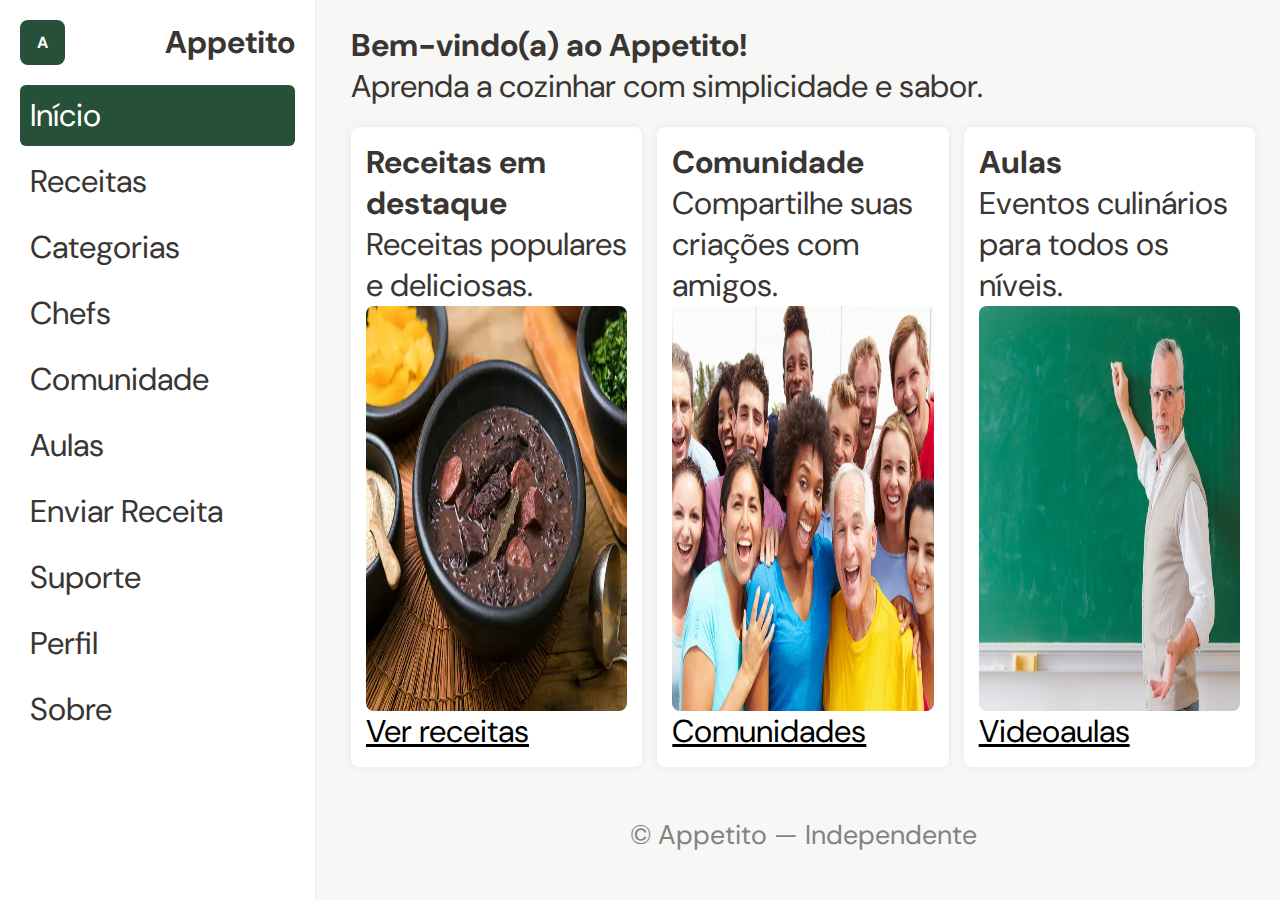
<file: index.html>
<!doctype html>
<html lang="pt-BR">
<head>
  <meta charset="utf-8">
  <meta name="viewport" content="width=device-width,initial-scale=1">
  <title>Appetito — Início</title>
  <link rel="stylesheet" href="assets/css/style.css?v=2">
  <link href="https://fonts.googleapis.com/css2?family=DM+Sans:wght@400;700&family=Public+Sans:wght@400;700&display=swap" rel="stylesheet">
</head>
<body>
<div class="app">

  <aside class="sidebar">
    <div class="brand">
      <div class="logo">A</div>
      <div>
        <h1 class="site-title">Appetito</h1>
      </div>
    </div>

    <nav class="nav">
      <a href="index.html" class="active">Início</a>
      <a href="recipes.html">Receitas</a>
      <a href="categories.html">Categorias</a>
      <a href="chefs.html">Chefs</a>
      <a href="community.html">Comunidade</a>
      <a href="events.html">Aulas</a>
      <a href="submit.html">Enviar Receita</a>
      <a href="support.html">Suporte</a>
      <a href="profile.html">Perfil</a>
      <a href="about.html">Sobre</a>
    </nav>
  </aside>

  
  <main class="main">
    <div class="topbar">
      <button id="menu-btn">≡</button>
      <h2>Appetito</h2>
    </div>

    <section>
      <h2>Bem-vindo(a) ao Appetito!</h2>
      <p class="kv">Aprenda a cozinhar com simplicidade e sabor.</p>

      <div class="grid" style="margin-top:20px">
        <div class="card">
          <h3>Receitas em destaque</h3>
          <p>Receitas populares e deliciosas.</p>
          <div class="recipe-thumb"><img src="imgs/feijoada.webp" class="imgscard"></div>
          <a class="btn" href="recipes.html">Ver receitas</a>
        </div>

        <div class="card">
          <h3>Comunidade</h3>
          <p>Compartilhe suas criações com amigos.</p>
          <div class="recipe-thumb"><img src="imgs/comunidade.webp" class="imgscard"></div>
          <a class="btn" href="community.html">Comunidades</a>
        </div>

        <div class="card">
          <h3>Aulas</h3>
          <p>Eventos culinários para todos os níveis.</p>
          <div class="recipe-thumb"><img src="imgs/professor.jpg" class="imgscard"></div>
          <a class="btn" href="events.html">Videoaulas</a>
        </div>
      </div>
    </section>

    <footer class="footer">© Appetito — Independente</footer>
  </main>
</div>

<script src="assets/js/main.js?v=2"></script>
</body>
</html>
</file>
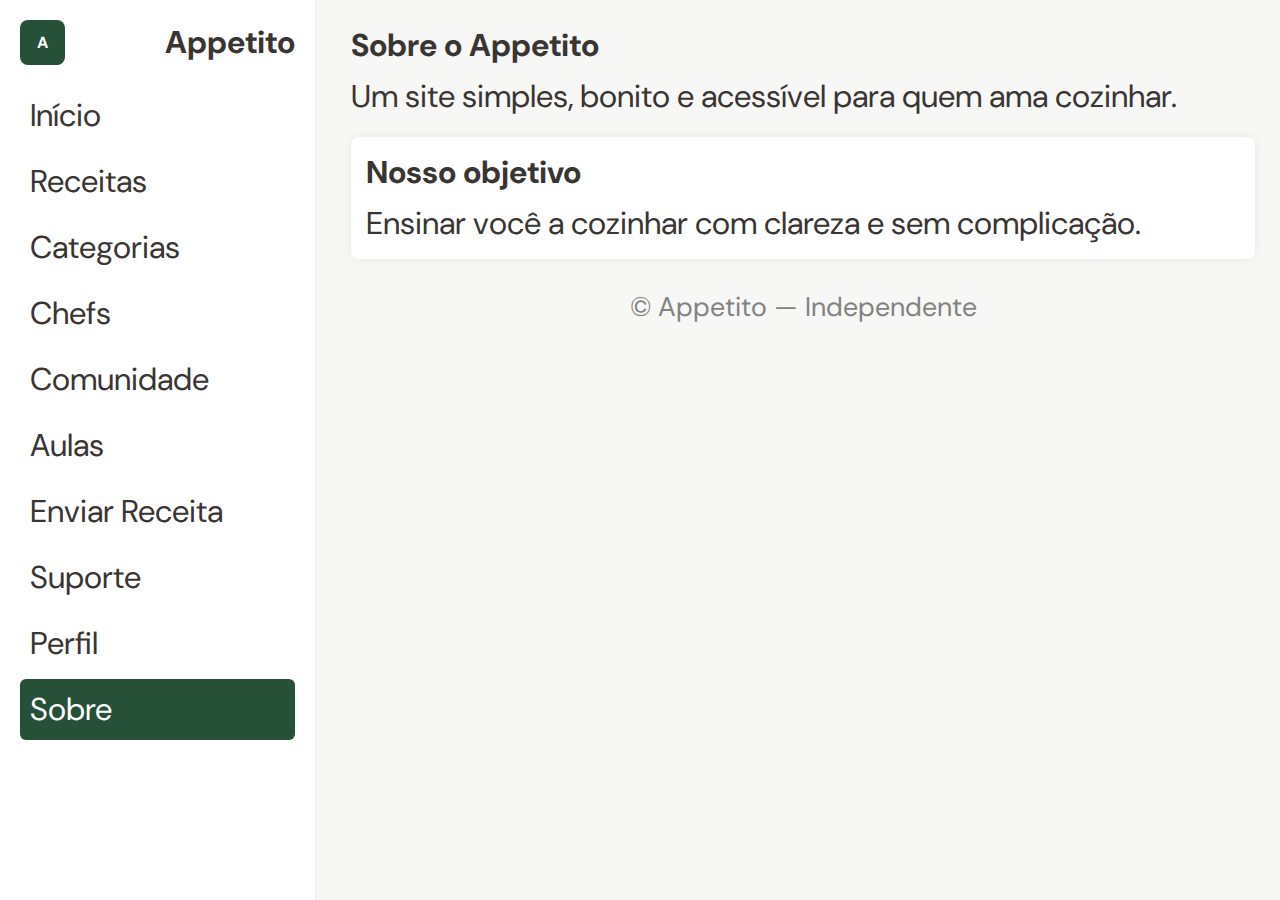
<file: about.html>
<!doctype html>
<html lang="pt-BR">
<head>
  <meta charset="utf-8">
  <meta name="viewport" content="width=device-width,initial-scale=1">
  <title>Sobre — Appetito</title>
  <link rel="stylesheet" href="assets/css/style.css">
  <link href="https://fonts.googleapis.com/css2?family=DM+Sans:wght@400;700&family=Public+Sans:wght@400;700&display=swap" rel="stylesheet">
</head>
<body>
<div class="app">
  
  <aside class="sidebar">
    <div class="brand"><div class="logo">A</div><h1 class="site-title">Appetito</h1></div>
    <nav class="nav">
      <a href="index.html">Início</a>
      <a href="recipes.html">Receitas</a>
      <a href="categories.html">Categorias</a>
      <a href="chefs.html">Chefs</a>
      <a href="community.html">Comunidade</a>
      <a href="events.html">Aulas</a>
      <a href="submit.html">Enviar Receita</a>
      <a href="support.html">Suporte</a>
      <a href="profile.html">Perfil</a>
      <a class="active" href="about.html">Sobre</a>
    </nav>
  </aside>
  

  <main class="main">
    <div class="topbar"><button id="menu-btn">≡</button><h2>Sobre</h2></div>

    <h2>Sobre o Appetito</h2>
    <p class="kv" style="margin-top:10px">
      Um site simples, bonito e acessível para quem ama cozinhar.
    </p>

    <div class="card" style="margin-top:20px">
      <h3>Nosso objetivo</h3>
      <p class="kv" style="margin-top:10px">
        Ensinar você a cozinhar com clareza e sem complicação.
      </p>
    </div>

    <footer class="footer">© Appetito — Independente</footer>
  </main>

</div>
<script src="assets/js/main.js"></script>
</body>
</html>
</file>
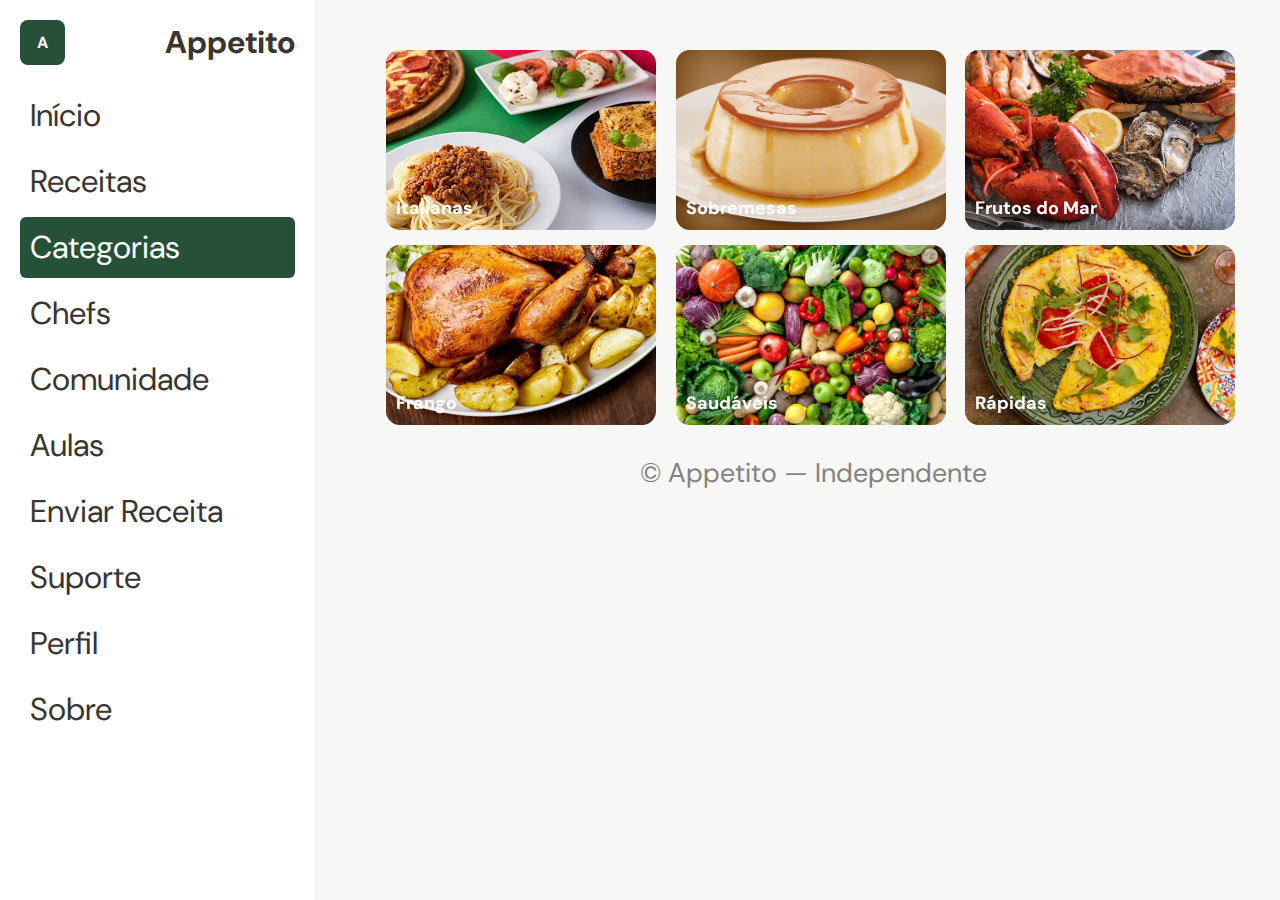
<file: categories.html>
<!doctype html>
<html lang="pt-BR">
<head>
  <meta charset="utf-8">
  <meta name="viewport" content="width=device-width,initial-scale=1">
  <title>Categorias — Appetito</title>
  <link rel="stylesheet" href="assets/css/style.css">
  <link href="https://fonts.googleapis.com/css2?family=DM+Sans:wght@400;700&family=Public+Sans:wght@400;700&display=swap" rel="stylesheet">
</head>
<body>
<div class="app">
  
  <aside class="sidebar">
    <div class="brand"><div class="logo">A</div><h1 class="site-title">Appetito</h1></div>
    <nav class="nav">
      <a href="index.html">Início</a>
      <a href="recipes.html">Receitas</a>
      <a class="active" href="categories.html">Categorias</a>
      <a href="chefs.html">Chefs</a>
      <a href="community.html">Comunidade</a>
      <a href="events.html">Aulas</a>
      <a href="submit.html">Enviar Receita</a>
      <a href="support.html">Suporte</a>
      <a href="profile.html">Perfil</a>
      <a href="about.html">Sobre</a>
    </nav>
  </aside>

    <main class="main">
    <div class="topbar">
      <button id="menu-btn">≡</button>
      <h2>Appetito</h2>
    </div>

    
    <main class="main" style="width: 100%;">
      <div style="width: 100%; justify-content: space-between;" class="categoriasdiv">
<a class="cat-card" style="background-image: url('imgs/italia.jpg')" href="recipes.html?cat=italian">
  <span>Italianas</span>
</a>
<a class="cat-card" style="background-image: url('imgs/sobremesas.jpg')" href="recipes.html?cat=dessert">
  <span>Sobremesas</span>
</a>
<a class="cat-card" style="background-image: url('imgs/mar.webp')" href="recipes.html?cat=seafood">
  <span>Frutos do Mar</span>
</a>
<a class="cat-card" style="background-image: url('imgs/frango.jpg')" href="recipes.html?cat=chicken">
  <span>Frango</span>
</a>
<a class="cat-card" style="background-image: url('imgs/saudaveis.jpg')" href="recipes.html?cat=healthy">
  <span>Saudáveis</span>
</a>
<a class="cat-card" style="background-image: url('imgs/rapidas.jpg')" href="recipes.html?cat=fast">
  <span>Rápidas</span>
</a>
</div>
<footer class="footer">© Appetito — Independente</footer>
</main>
 

</div>
<script src="assets/js/main.js"></script>
</body>
</html>
</file>
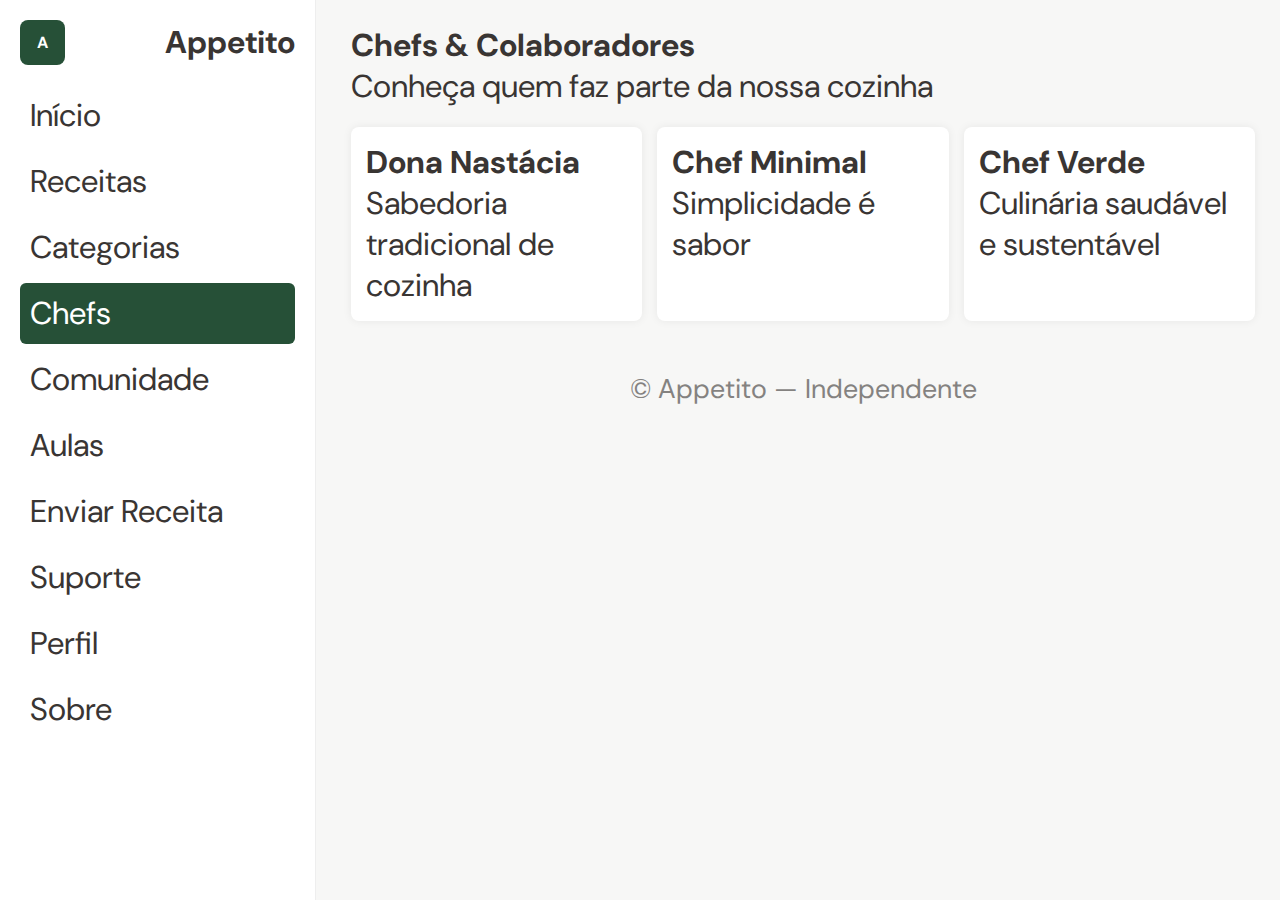
<file: chefs.html>
<!doctype html>
<html lang="pt-BR">
<head>
  <meta charset="utf-8">
  <meta name="viewport" content="width=device-width,initial-scale=1">
  <title>Chefs — Appetito</title>
  <link rel="stylesheet" href="assets/css/style.css">
  <link href="https://fonts.googleapis.com/css2?family=DM+Sans:wght@400;700&family=Public+Sans:wght@400;700&display=swap" rel="stylesheet">
</head>
<body>
<div class="app">
  
  <aside class="sidebar">
    <div class="brand"><div class="logo">A</div><h1 class="site-title">Appetito</h1></div>
    <nav class="nav">
      <a href="index.html">Início</a>
      <a href="recipes.html">Receitas</a>
      <a href="categories.html">Categorias</a>
      <a class="active" href="chefs.html">Chefs</a>
      <a href="community.html">Comunidade</a>
      <a href="events.html">Aulas</a>
      <a href="submit.html">Enviar Receita</a>
      <a href="support.html">Suporte</a>
      <a href="profile.html">Perfil</a>
      <a href="about.html">Sobre</a>
    </nav>
  </aside>

  <main class="main">
    <div class="topbar"><button id="menu-btn">≡</button><h2>Chefs</h2></div>

    <h2>Chefs & Colaboradores</h2>
    <p class="kv">Conheça quem faz parte da nossa cozinha</p>

    <div class="grid" style="margin-top:20px">
      <div class="card">
        <h3>Dona Nastácia</h3>
        <p class="kv">Sabedoria tradicional de cozinha</p>
      </div>
      <div class="card">
        <h3>Chef Minimal</h3>
        <p class="kv">Simplicidade é sabor</p>
      </div>
      <div class="card">
        <h3>Chef Verde</h3>
        <p class="kv">Culinária saudável e sustentável</p>
      </div>
    </div>

    <footer class="footer">© Appetito — Independente</footer>
  </main>

</div>
<script src="assets/js/main.js"></script>
</body>
</html>
</file>
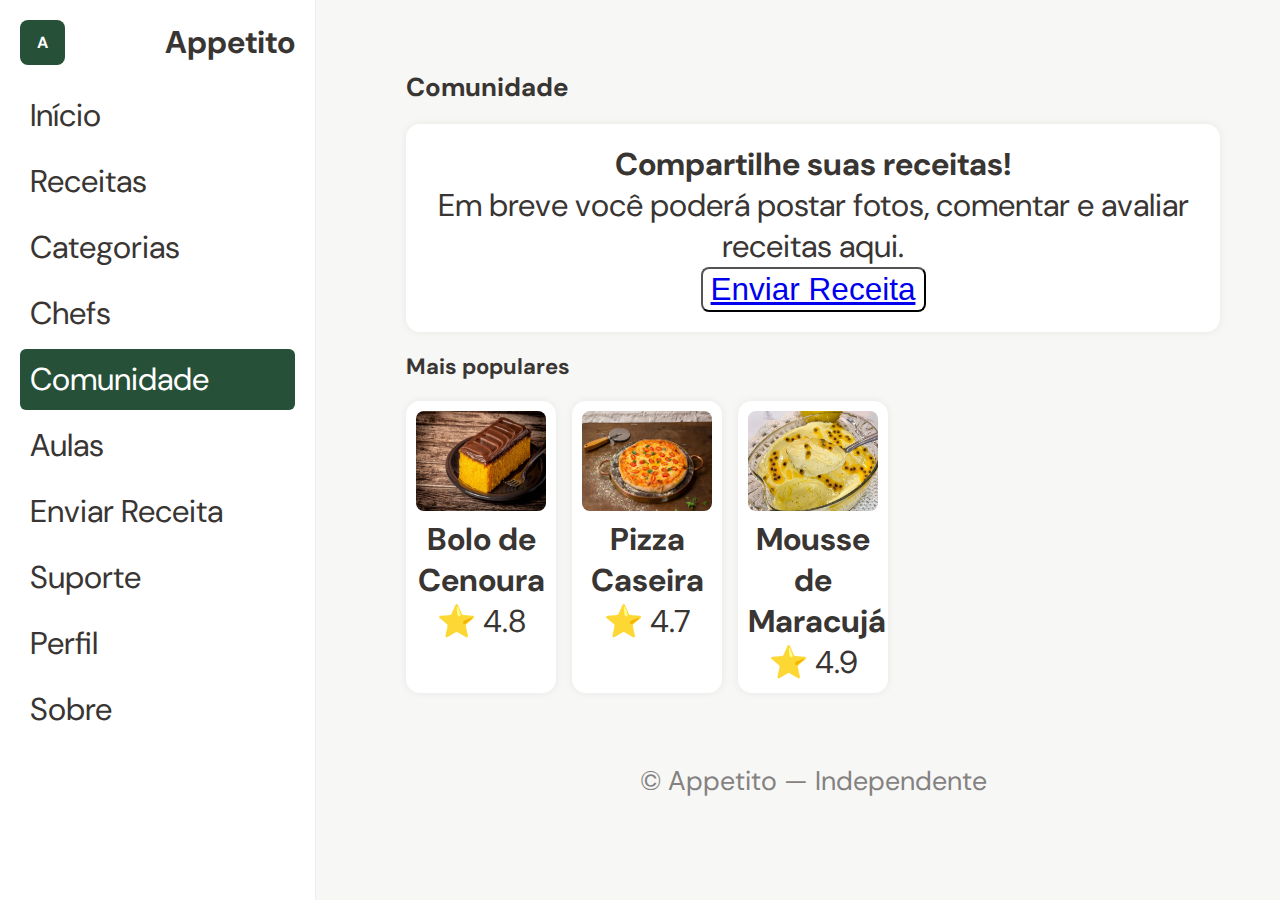
<file: community.html>
<!doctype html>
<html lang="pt-BR">
<head>
  <meta charset="utf-8">
  <meta name="viewport" content="width=device-width,initial-scale=1">
  <title>Comunidade — Appetito</title>
  <link rel="stylesheet" href="assets/css/style.css">
  <link href="https://fonts.googleapis.com/css2?family=DM+Sans:wght@400;700&family=Public+Sans:wght@400;700&display=swap" rel="stylesheet">
</head>
<body>
<div class="app">

  <aside class="sidebar">
    <div class="brand"><div class="logo">A</div><h1 class="site-title">Appetito</h1></div>
    <nav class="nav">
      <a href="index.html">Início</a>
      <a href="recipes.html">Receitas</a>
      <a href="categories.html">Categorias</a>
      <a href="chefs.html">Chefs</a>
      <a class="active" href="community.html">Comunidade</a>
      <a href="events.html">Aulas</a>
      <a href="submit.html">Enviar Receita</a>
      <a href="support.html">Suporte</a>
      <a href="profile.html">Perfil</a>
      <a href="about.html">Sobre</a>
    </nav>
  </aside>
    <main class="main">
    <div class="topbar">
      <button id="menu-btn">≡</button>
      <h2>Appetito</h2>
    </div>

  <main class="main">
  <h2 class="title">Comunidade</h2>
  <div class="community-box">
    <h3>Compartilhe suas receitas!</h3>
    <p>Em breve você poderá postar fotos, comentar e avaliar receitas aqui.</p>
    <button class="btn"><a href="submit.html">Enviar Receita</a></button>
  </div>
  <h3 class="section">Mais populares</h3>
  <div class="posts-grid">
    <div class="post-card">
      <div class="img"><img class="avaliacoes" src="imgs/bolodecenoura.jpg"></div>
      <h4 >Bolo de Cenoura</h4>
      <span class="estrela">⭐ 4.8</span>
    </div>
    <div class="post-card">
      <div class="img"><img class="avaliacoes" src="imgs/pizzacaseira.webp"></div>
      <h4>Pizza Caseira</h4>
      <span class="estrela">⭐ 4.7</span>
    </div>
    <div class="post-card">
      <div class="img"><img class="avaliacoes" src="imgs/mousse.jpeg"></div>
      <h4>Mousse de Maracujá</h4>
      <span class="estrela">⭐ 4.9</span>
    </div>
  </div>
      <footer class="footer">© Appetito — Independente</footer>

</main>


</div>
<script src="assets/js/main.js"></script>
</body>
</html>
</file>
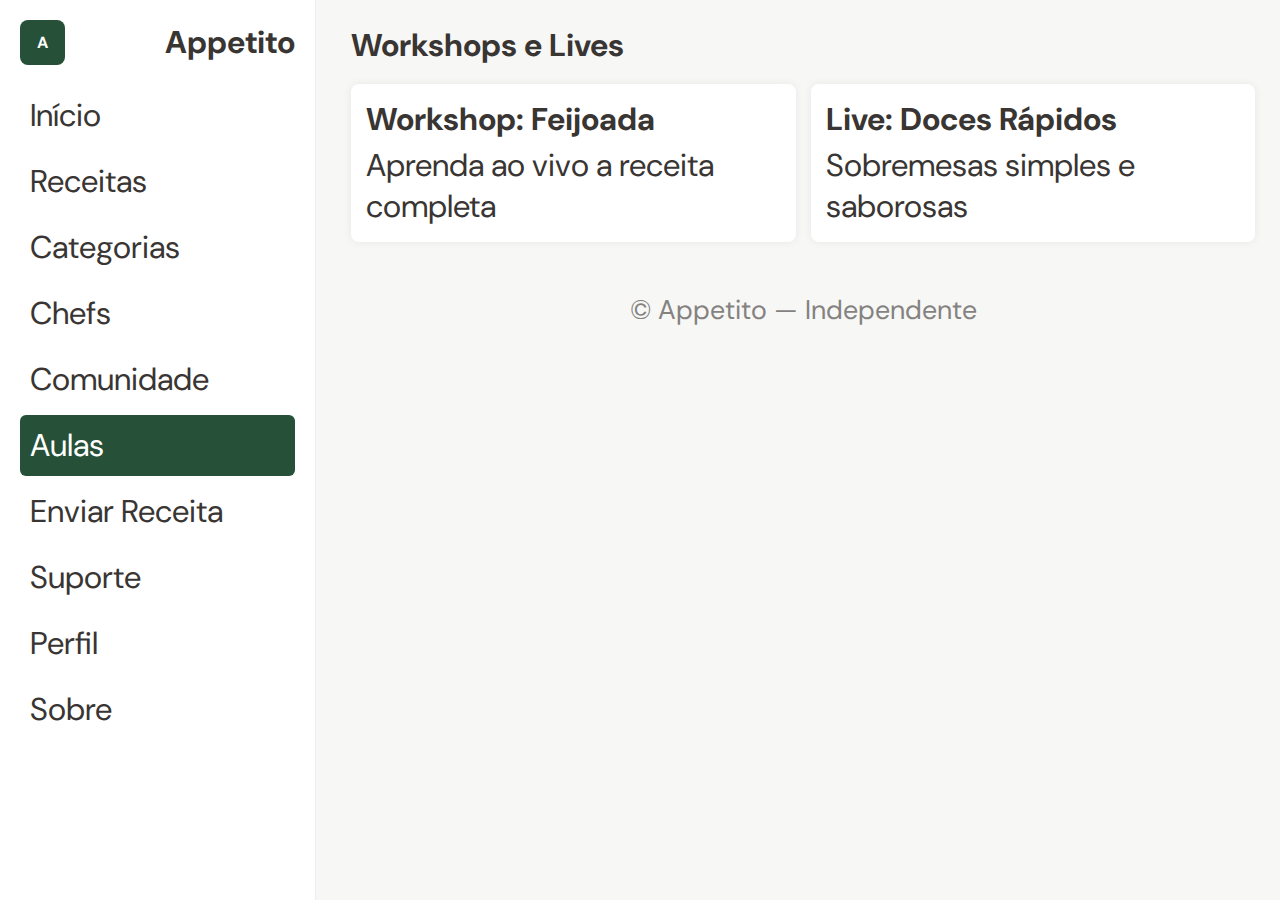
<file: events.html>
<!doctype html>
<html lang="pt-BR">
<head>
  <meta charset="utf-8">
  <meta name="viewport" content="width=device-width,initial-scale=1">
  <title>Aulas — Appetito</title>
  <link rel="stylesheet" href="assets/css/style.css">
  <link href="https://fonts.googleapis.com/css2?family=DM+Sans:wght@400;700&family=Public+Sans:wght@400;700&display=swap" rel="stylesheet">
</head>
<body>
<div class="app">

  <aside class="sidebar">
  <div class="brand"><div class="logo">A</div><h1 class="site-title">Appetito</h1></div>
    <nav class="nav">
      <a href="index.html">Início</a>
      <a href="recipes.html">Receitas</a>
      <a href="categories.html">Categorias</a>
      <a href="chefs.html">Chefs</a>
      <a href="community.html">Comunidade</a>
      <a class="active" href="events.html">Aulas</a>
      <a href="submit.html">Enviar Receita</a>
      <a href="support.html">Suporte</a>
      <a href="profile.html">Perfil</a>
      <a href="about.html">Sobre</a>
    </nav>
  </aside>

  <main class="main">
    <div class="topbar"><button id="menu-btn">≡</button><h2>Aulas</h2></div>

    <h2>Workshops e Lives</h2>

    <div class="grid" style="margin-top:18px">
      <div class="card">
        <h3>Workshop: Feijoada</h3>
        <p class="kv" style="margin-top:5px">Aprenda ao vivo a receita completa</p>
      </div>
      <div class="card">
        <h3>Live: Doces Rápidos</h3>
        <p class="kv" style="margin-top:5px">Sobremesas simples e saborosas</p>
      </div>
    </div>

    <footer class="footer">© Appetito — Independente</footer>

  </main>
</div>
<script src="assets/js/main.js"></script>
</body>
</html>
</file>
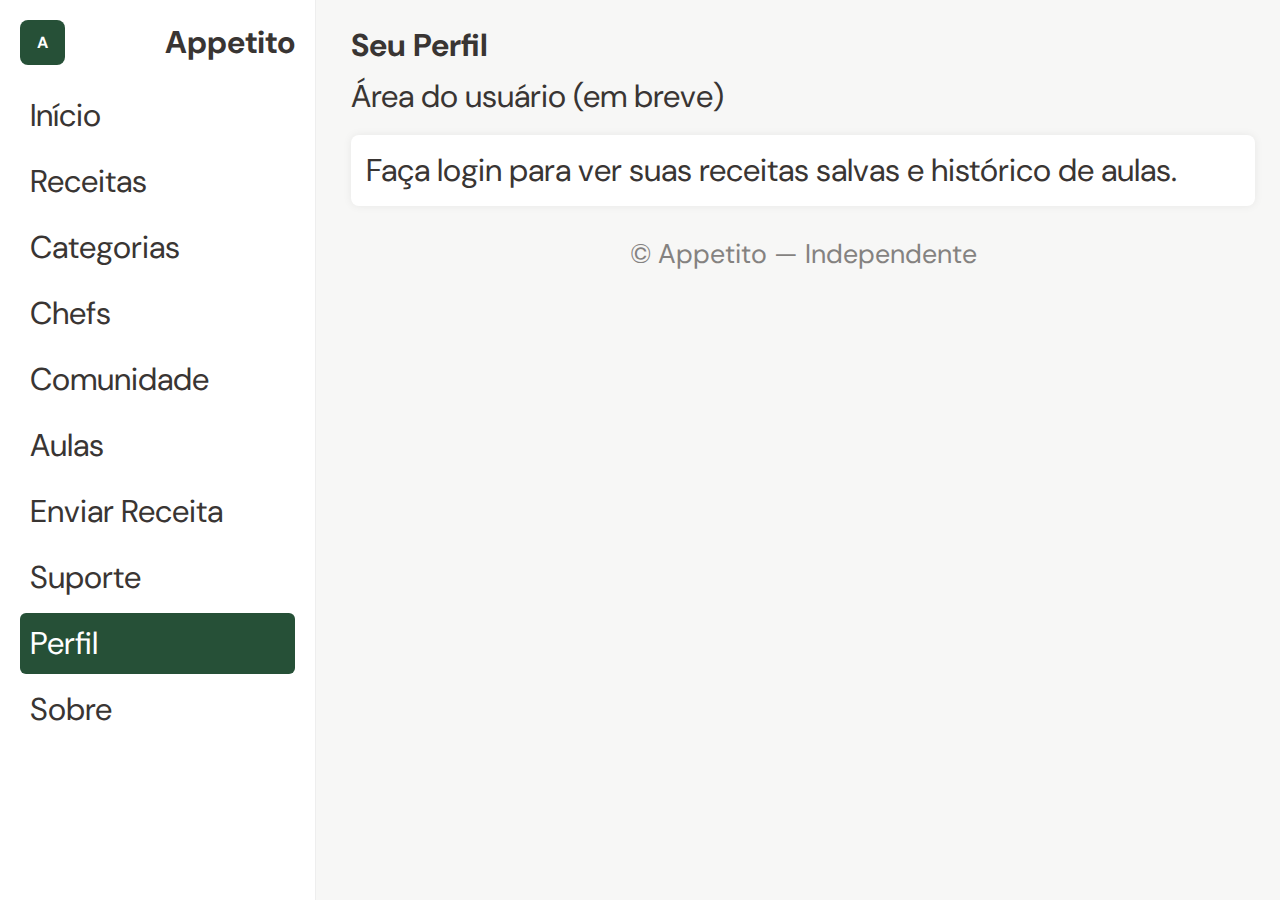
<file: profile.html>
<!doctype html>
<html lang="pt-BR">
<head>
  <meta charset="utf-8">
  <meta name="viewport" content="width=device-width,initial-scale=1">
  <title>Perfil — Appetito</title>
  <link rel="stylesheet" href="assets/css/style.css">
  <link href="https://fonts.googleapis.com/css2?family=DM+Sans:wght@400;700&family=Public+Sans:wght@400;700&display=swap" rel="stylesheet">
</head>
<body>
<div class="app">

  <aside class="sidebar">
    <div class="brand"><div class="logo">A</div><h1 class="site-title">Appetito</h1></div>
    <nav class="nav">
      <a href="index.html">Início</a>
      <a href="recipes.html">Receitas</a>
      <a href="categories.html">Categorias</a>
      <a href="chefs.html">Chefs</a>
      <a href="community.html">Comunidade</a>
      <a href="events.html">Aulas</a>
      <a href="submit.html">Enviar Receita</a>
      <a href="support.html">Suporte</a>
      <a class="active" href="profile.html">Perfil</a>
      <a href="about.html">Sobre</a>
    </nav>
  </aside>

  <main class="main">
    <div class="topbar"><button id="menu-btn">≡</button><h2>Perfil</h2></div>

    <h2>Seu Perfil</h2>
    <p class="kv" style="margin-top:10px">Área do usuário (em breve)</p>

    <div class="card" style="margin-top:18px">
      <p class="kv">Faça login para ver suas receitas salvas e histórico de aulas.</p>
    </div>

    <footer class="footer">© Appetito — Independente</footer>

  </main>
</div>

<script src="assets/js/main.js"></script>
</body>
</html>
</file>
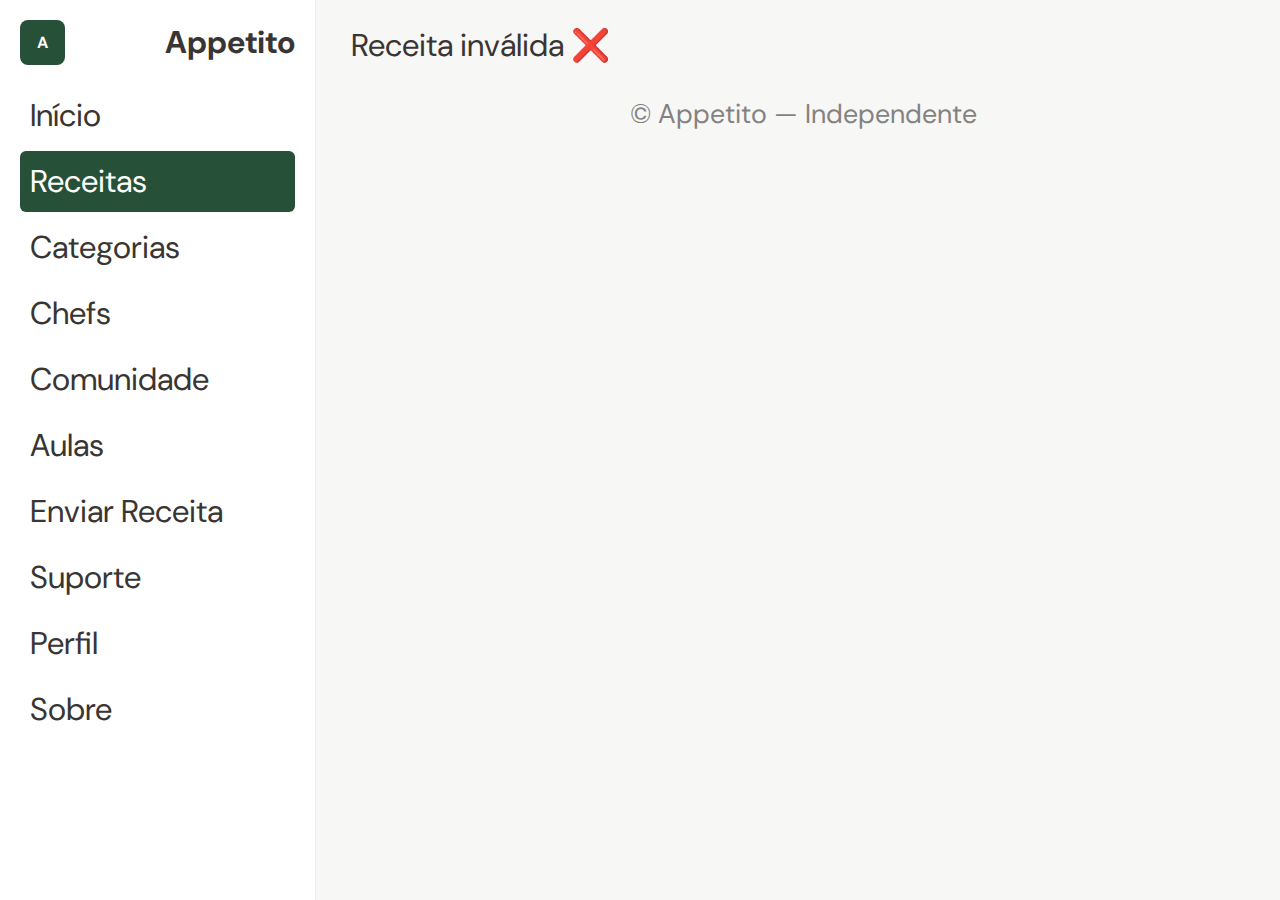
<file: recipes-detail.html>
<!doctype html>
<html lang="pt-BR">
<head>
  <meta charset="utf-8">
  <meta name="viewport" content="width=device-width,initial-scale=1">
  <title>Receita — Appetito</title>
  <link rel="stylesheet" href="assets/css/style.css">
  <link href="https://fonts.googleapis.com/css2?family=DM+Sans:wght@400;700&family=Public+Sans:wght@400;700&display=swap" rel="stylesheet">
</head>
<body>
<div class="app">
  <aside class="sidebar">
    <div class="brand">
      <div class="logo">A</div>
      <h1 class="site-title">Appetito</h1>
    </div>

    <nav class="nav">
      <a href="index.html">Início</a>
      <a href="recipes.html" class="active">Receitas</a>
      <a href="categories.html">Categorias</a>
      <a href="chefs.html">Chefs</a>
      <a href="community.html">Comunidade</a>
      <a href="events.html">Aulas</a>
      <a href="submit.html">Enviar Receita</a>
      <a href="support.html">Suporte</a>
      <a href="profile.html">Perfil</a>
      <a href="about.html">Sobre</a>
    </nav>
  </aside>

  <main class="main">
    <div class="topbar">
      <button id="menu-btn">≡</button>
      <h2>Receita</h2>
    </div>

    <section id="recipe-detail">
      
    </section>

    <footer class="footer">© Appetito — Independente</footer>
  </main>

</div>

<script src="assets/js/main.js"></script>
</body>
</html>
</file>
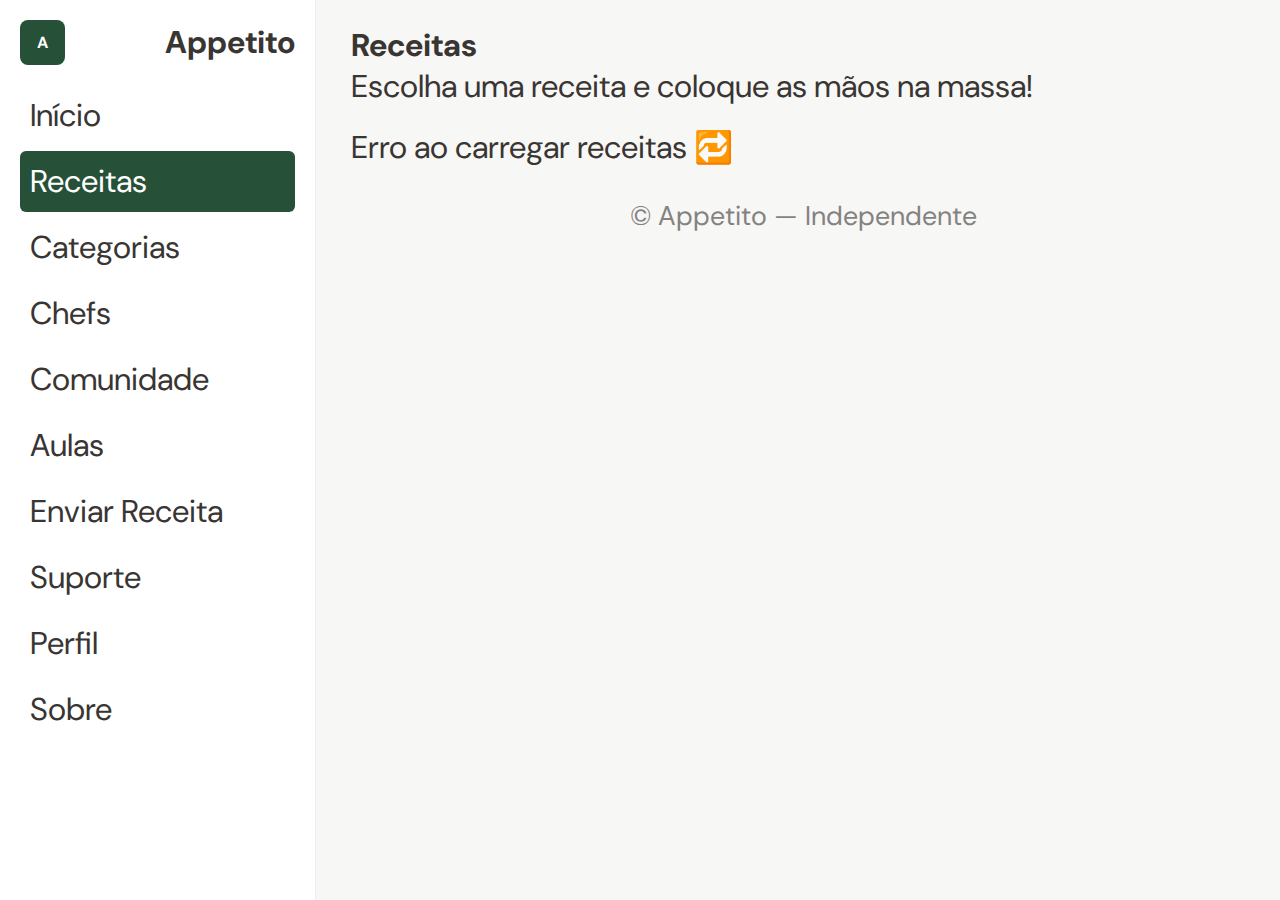
<file: recipes.html>
<!doctype html>
<html lang="pt-BR">
<head>
  <meta charset="utf-8">
  <meta name="viewport" content="width=device-width,initial-scale=1">
  <title>Receitas — Appetito</title>
  <link rel="stylesheet" href="assets/css/style.css">
  <link href="https://fonts.googleapis.com/css2?family=DM+Sans:wght@400;700&family=Public+Sans:wght@400;700&display=swap" rel="stylesheet">
</head>
<body>
<div class="app">
  <aside class="sidebar">
    <div class="brand">
      <div class="logo">A</div>
      <div><h1 class="site-title">Appetito</h1></div>
    </div>

    <nav class="nav">
      <a href="index.html">Início</a>
      <a href="recipes.html" class="active">Receitas</a>
      <a href="categories.html">Categorias</a>
      <a href="chefs.html">Chefs</a>
      <a href="community.html">Comunidade</a>
      <a href="events.html">Aulas</a>
      <a href="submit.html">Enviar Receita</a>
      <a href="support.html">Suporte</a>
      <a href="profile.html">Perfil</a>
      <a href="about.html">Sobre</a>
    </nav>
  </aside>


  <main class="main">
    <div class="topbar">
      <button id="menu-btn">≡</button>
      <h2>Receitas</h2>
    </div>

    <h2>Receitas</h2>
    <p class="kv">Escolha uma receita e coloque as mãos na massa!</p>

    <div id="recipes-root" class="grid" style="margin-top:20px"></div>

    <footer class="footer">© Appetito — Independente</footer>
  </main>

</div>
<script src="assets/js/main.js"></script>
</body>
</html>
</file>
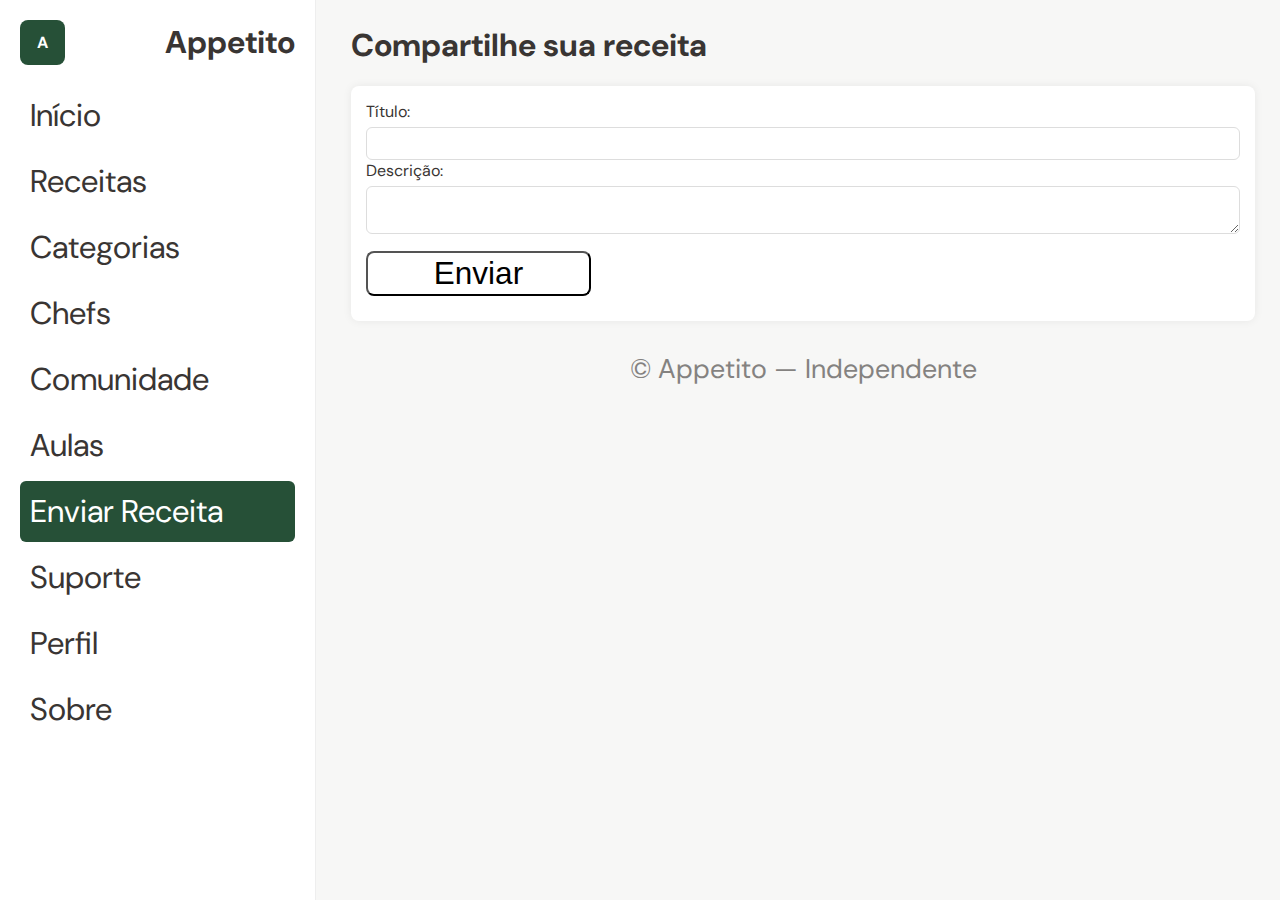
<file: submit.html>
<!doctype html>
<html lang="pt-BR">
<head>
  <meta charset="utf-8">
  <meta name="viewport" content="width=device-width,initial-scale=1">
  <title>Enviar Receita — Appetito</title>
  <link rel="stylesheet" href="assets/css/style.css">
  <link href="https://fonts.googleapis.com/css2?family=DM+Sans:wght@400;700&family=Public+Sans:wght@400;700&display=swap" rel="stylesheet">
</head>
<body>
<div class="app">

  <aside class="sidebar">
    <div class="brand"><div class="logo">A</div><h1 class="site-title">Appetito</h1></div>
    <nav class="nav">
      <a href="index.html">Início</a>
      <a href="recipes.html">Receitas</a>
      <a href="categories.html">Categorias</a>
      <a href="chefs.html">Chefs</a>
      <a href="community.html">Comunidade</a>
      <a href="events.html">Aulas</a>
      <a class="active" href="submit.html">Enviar Receita</a>
      <a href="support.html">Suporte</a>
      <a href="profile.html">Perfil</a>
      <a href="about.html">Sobre</a>
    </nav>
  </aside>

  <main class="main">
    <div class="topbar"><button id="menu-btn">≡</button><h2>Enviar Receita</h2></div>

    <h2>Compartilhe sua receita</h2>

    <form class="card" style="margin-top:20px" id="send-form">
      <label class="kv">Título:
        <input required name="title" style="width:100%;padding:8px;margin-top:5px;border:1px solid #ddd;border-radius:6px">
      </label>

      <label class="kv" style="margin-top:10px">Descrição:
        <textarea style="width:100%;padding:8px;margin-top:5px;border:1px solid #ddd;border-radius:6px"></textarea>
      </label>

      <button class="btn" type="submit" style="margin-top:12px">Enviar</button>
      <p id="msg" class="kv" style="margin-top:10px"></p>
    </form>

    <footer class="footer">© Appetito — Independente</footer>

  </main>
</div>

<script src="assets/js/main.js"></script>
<script>
document.getElementById("send-form").addEventListener("submit", e=>{
  e.preventDefault();
  document.getElementById("msg").textContent = "Receita enviada com sucesso!";
});
</script>
</body>
</html>
</file>
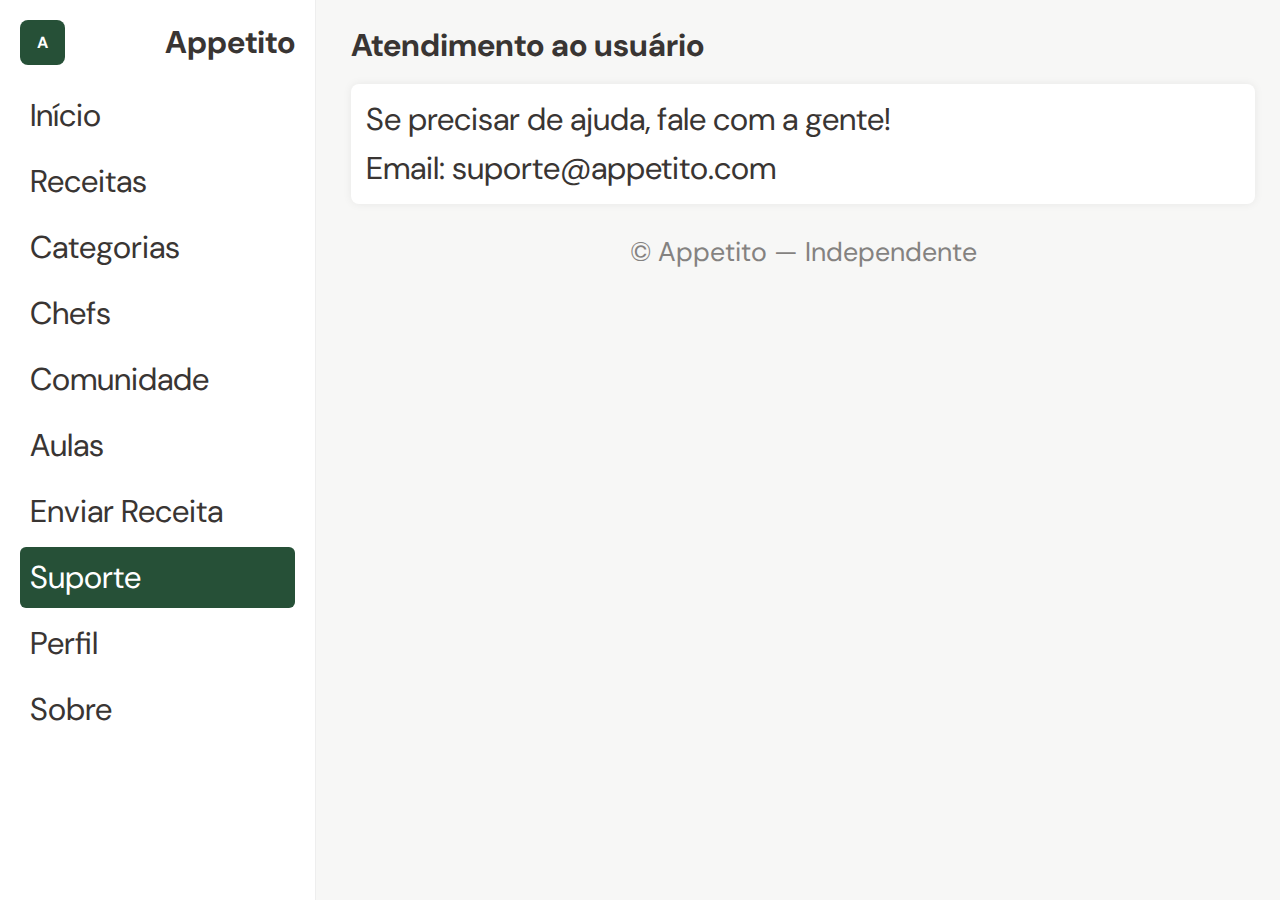
<file: support.html>
<!doctype html>
<html lang="pt-BR">
<head>
  <meta charset="utf-8">
  <meta name="viewport" content="width=device-width,initial-scale=1">
  <title>Suporte — Appetito pinto a</title>
  <link rel="stylesheet" href="assets/css/style.css">
  <link href="https://fonts.googleapis.com/css2?family=DM+Sans:wght@400;700&family=Public+Sans:wght@400;700&display=swap" rel="stylesheet">
</head>
<body>
<div class="app">

  <aside class="sidebar">
    <div class="brand"><div class="logo">A</div><h1 class="site-title">Appetito</h1></div>
    <nav class="nav">
      <a href="index.html">Início</a>
      <a href="recipes.html">Receitas</a>
      <a href="categories.html">Categorias</a>
      <a href="chefs.html">Chefs</a>
      <a href="community.html">Comunidade</a>
      <a href="events.html">Aulas</a>
      <a href="submit.html">Enviar Receita</a>
      <a class="active" href="support.html">Suporte</a>
      <a href="profile.html">Perfil</a>
      <a href="about.html">Sobre</a>
    </nav>
  </aside>

  <main class="main">
    <div class="topbar"><button id="menu-btn">≡</button><h2>Suporte</h2></div>

    <h2>Atendimento ao usuário</h2>
    <div class="card" style="margin-top:18px">
      <p class="kv">Se precisar de ajuda, fale com a gente!</p>
      <p class="kv" style="margin-top:8px">Email: suporte@appetito.com</p>
    </div>

    <footer class="footer">© Appetito — Independente</footer>
  </main>

</div>
<script src="assets/js/main.js"></script>
</body>
</html>
</file>
<file: assets/css/style.css>
:root{
  --brand-900:#393533;
  --brand-700:#265037;
  --brand-200:#dce4cf;
  --accent:#ad0c07;
  --accent2:#ff9e01;
  --bg:#f7f7f6;
  --card:#ffffff;
}

#menu-btn{
    background:var(--brand-700);
    color:#fff;
    width:6vh;
    height:42px;
    border:none;
    border-radius:10px;
    font-size:22px;
    display:flex;
    justify-content:center;
    align-items: center;
    margin-right: 3vh;
  }

*{box-sizing:border-box; margin:0; padding:0;}
body{
  font-family:"DM Sans", "Public Sans", system-ui;
  background:var(--bg);
  color:var(--brand-900);
  height:100%;
}

.app{display:flex; min-height:100vh;}

.sidebar{
  width:45vh;
  background:#fff;
  border-right:1px solid #eee;
  padding:20px;
  position:relative;
  top:0; bottom:0; left:0;
}
.logo{
  width:5vh; height:5vh;
  background:var(--brand-700);
  color:#fff;
  display:flex; align-items:center; justify-content:center;
  border-radius:8px;
  font-weight:700;
}
.brand{display:flex; gap:10px; align-items:center; margin-bottom:20px;}
.nav{display:flex; flex-direction:column; gap:5px; margin-top:10px;}
.nav a{
  text-decoration:none;
  padding:10px;
  border-radius:6px;
  font-size:3.5vh;
  color:var(--brand-900);
}
.nav a:hover, .nav a.active{
  background:var(--brand-700);
  color:#fff;
}

.site-title {
  margin-left: 10vh;
}
.main{
  margin-left:10px;
  padding:25px;
  width:100%;
}

.topbar{
  display:none;
}
@media(max-width:900px){

  .sidebar{
    left:-100%;
    width:80%;
    max-width:280px;
    background:#fff;
    position:fixed;
    top:0;
    bottom:0;
    z-index:300;
    transition:.25s ease;
    padding-top:70px;
  }

  .sidebar.open{
    left:0;
  }

  .topbar{
    display:flex;
    align-items:center;
    justify-content:left;
    background:#fff;
    position:absolute;
    top:0;
    width:100%;
    height:60px;
    border-bottom:1px solid #eee;
    z-index:400;
    padding-left:2vh;
    left: 0;

  }

  
}
.card{
  background:var(--card);
  padding:15px;
  border-radius:8px;
  box-shadow:0 0 10px #0001;
  margin-bottom:20px;
}
.recipe-thumb{
  height:45vh;
  width:auto;
  background:var(--brand-200);
  display:flex;
  align-items:center;
  justify-content:center;
  font-weight:600;
  border-radius:8px;
}
.grid{
  display:grid;
  grid-template-columns:repeat(auto-fit,minmax(220px,1fr));
  gap:15px;
}
.footer{
  text-align:center;
  font-size:3vh;
  opacity:.6;
  margin-top:30px;
}

.imgscard {
  width: 100%;
  height: 100%;
  border-radius: 8px;
}

.title {
  margin: 20px;
  font-size: 26px;
}

.categories-grid {
  display: grid;
  grid-template-columns: repeat(auto-fill, minmax(150px,1fr));
  gap: 16px;
  padding: 20px;
}

.cat-card {
  background-image: var(--bg);
  background-size: cover;
  background-position: center;
  height: 20vh;
  border-radius: 14px;
  display: flex;
  align-items: end;
  padding: 10px;
  color: #fff;
  font-weight: bold;
  text-decoration: none;
  font-size: 18px;
  backdrop-filter: brightness(.8);
  width: 30vh;
}
.community-box {
  margin: 20px;
  padding: 20px;
  background: #fff;
  border-radius: 14px;
  text-align: center;
  box-shadow: 0 0 10px #0001;
}

.section {
  margin: 20px;
  font-size: 22px;
}

.posts-grid {
  padding: 0 20px 40px;
  display: grid;
  grid-template-columns: repeat(auto-fill, minmax(150px,1fr));
  gap: 16px;
}

.post-card {
  background: #fff;
  border-radius: 14px;
  padding: 10px;
  box-shadow: 0 0 10px #0001;
  text-align: center;
}

.post-card .img {
  background: #ddd;
  width: 100%;
  height: 100px;
  border-radius: 10px;
  margin-bottom: 8px;
}

.btn {
  border-radius: 8px;
  color: black;
  background-color: white;
  width: 25vh;
  height: 5vh;
  font-size: 3.5vh;
}

.avaliacoes {
  width: 100%;
  height: 100%;
  border-radius: 8px;
}

a, p, h1, h2, h3, h4 {
  font-size: 3.5vh;
}

.estrela {
  font-size: 3.5vh;
}

.categoriasdiv {
  display:grid;
  grid-template-columns:repeat(auto-fit,minmax(220px,1fr));
  gap:15px;
  left: 0;
}
</file>
